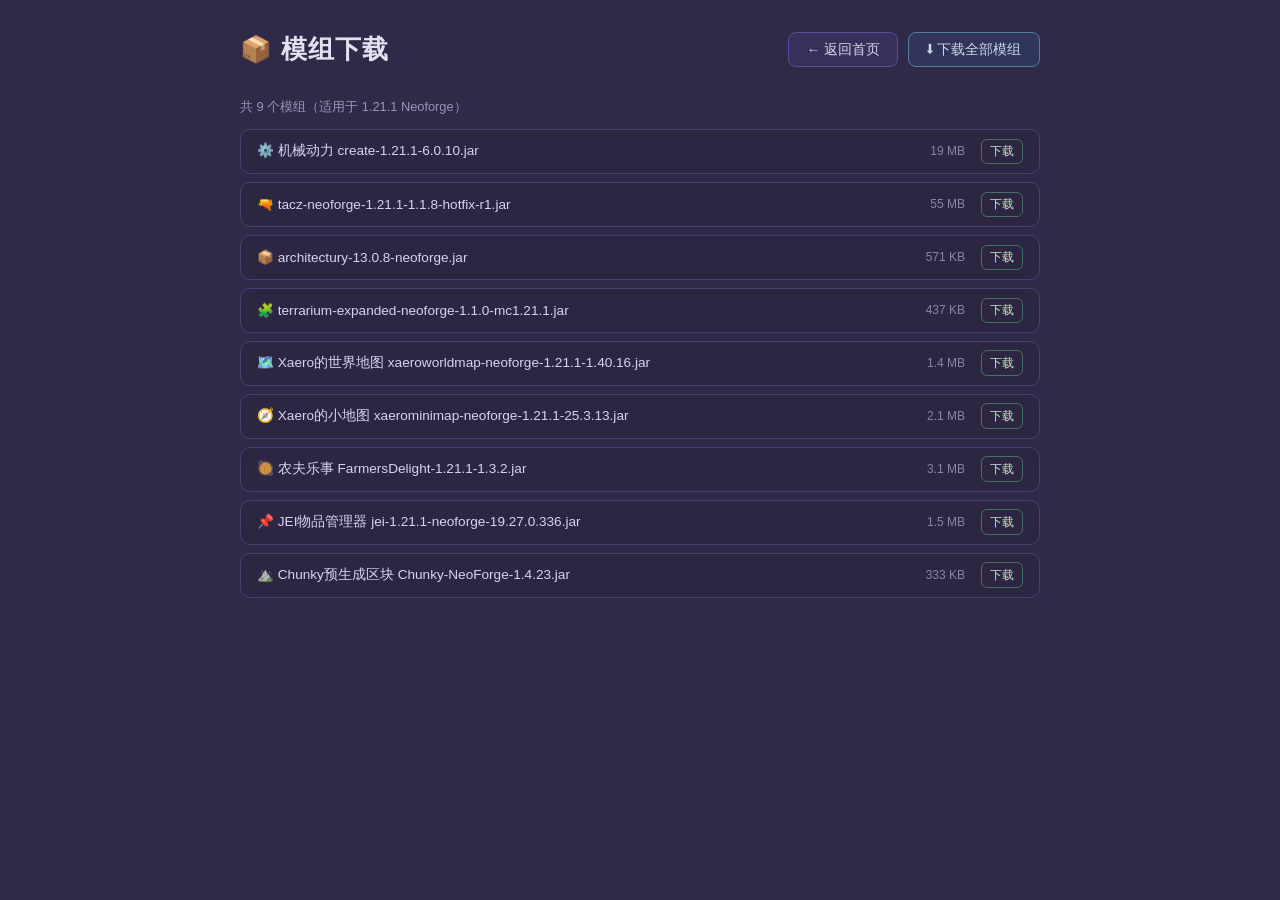
<file: mods/index.html>
<!DOCTYPE html>
<html lang="zh-CN">
<head>
<meta charset="utf-8">
<meta name="viewport" content="width=device-width, initial-scale=1.0">
<title>模组下载 - NewWorld</title>
<style>
*{margin:0;padding:0;box-sizing:border-box}
body{font-family:'Segoe UI','PingFang SC','Microsoft YaHei',sans-serif;background:#2f2a48;color:#e4e0f0;min-height:100vh;padding:2rem}
.container{max-width:800px;margin:0 auto}
.header{display:flex;align-items:center;justify-content:space-between;flex-wrap:wrap;gap:1rem;margin-bottom:2rem}
h1{font-size:1.6rem;color:#e4e0f0;letter-spacing:1px}
.actions{display:flex;gap:.6rem;flex-wrap:wrap}
.btn{display:inline-flex;align-items:center;gap:.4rem;padding:.45rem 1.1rem;border-radius:8px;font-size:.85rem;text-decoration:none;transition:.2s;font-weight:500}
.btn-back{background:rgba(65,55,110,.5);border:1px solid #585090;color:#d8d4ec}
.btn-back:hover{background:rgba(75,65,130,.6)}
.btn-all{background:rgba(55,65,110,.5);border:1px solid #5080a0;color:#c8d8e8}
.btn-all:hover{background:rgba(65,75,130,.6)}
.mod-list{display:flex;flex-direction:column;gap:.5rem}
.mod-item{display:flex;align-items:center;justify-content:space-between;background:rgba(42,36,64,.55);border:1px solid #484070;border-radius:10px;padding:.55rem 1rem;transition:.2s;gap:.5rem}
.mod-item:hover{border-color:#686098;background:rgba(48,40,72,.65)}
.mod-name{font-size:.85rem;color:#d8d4ec;word-break:break-all;flex:1}
.mod-size{font-size:.75rem;color:#8a84a8;white-space:nowrap;margin:0 .5rem}
.mod-dl{color:#c8e0c8;text-decoration:none;font-size:.78rem;white-space:nowrap;padding:.2rem .5rem;border:1px solid #487060;border-radius:6px}
.mod-dl:hover{background:rgba(60,160,100,.12)}
.count{font-size:.8rem;color:#9a94b8;margin-bottom:.8rem}
@media(max-width:480px){h1{font-size:1.3rem}.mod-item{flex-wrap:wrap}}
.uc{position:fixed;z-index:999;background:rgba(40,34,62,.96);border:1px solid #585090;border-radius:12px;padding:1.2rem;min-width:150px;text-align:center;backdrop-filter:blur(12px);box-shadow:0 8px 32px rgba(0,0,0,.4);opacity:0;visibility:hidden;transition:opacity .2s,visibility .2s;pointer-events:none}
.uc.s{opacity:1;visibility:visible}
.uc .p{width:80px;height:80px;border-radius:50%;margin:0 auto .6rem;display:flex;align-items:center;justify-content:center;font-size:1.8rem;color:#e4e0f0;overflow:hidden;background:rgba(75,65,130,.55)}
.uc .p img{width:100%;height:100%;object-fit:cover}
.uc .n{font-size:.9rem;color:#e0dcf0;font-weight:600}
.uc .r{font-size:.7rem;color:#8a84a8;margin-top:.15rem}
</style>
</head>
<body>
<div class="container">
  <div class="header">
    <h1>📦 模组下载</h1>
    <div class="actions">
      <a href="/" class="btn btn-back">← 返回首页</a>
      <a href="mods.zip" class="btn btn-all">⬇ 下载全部模组</a>
    </div>
  </div>

  <div class="count">共 9 个模组（适用于 1.21.1 Neoforge）</div>

  <div class="mod-list">
    <div class="mod-item">
      <span class="mod-name">⚙️ 机械动力 create-1.21.1-6.0.10.jar</span>
      <span class="mod-size">19 MB</span>
      <a href="%5B%E6%9C%BA%E6%A2%B0%E5%8A%A8%E5%8A%9B%5D%20create-1.21.1-6.0.10.jar" class="mod-dl">下载</a>
    </div>
    <div class="mod-item">
      <span class="mod-name">🔫 tacz-neoforge-1.21.1-1.1.8-hotfix-r1.jar</span>
      <span class="mod-size">55 MB</span>
      <a href="tacz-neoforge-1.21.1-1.1.8-hotfix-r1.jar" class="mod-dl">下载</a>
    </div>
    <div class="mod-item">
      <span class="mod-name">📦 architectury-13.0.8-neoforge.jar</span>
      <span class="mod-size">571 KB</span>
      <a href="architectury-13.0.8-neoforge.jar" class="mod-dl">下载</a>
    </div>
    <div class="mod-item">
      <span class="mod-name">🧩 terrarium-expanded-neoforge-1.1.0-mc1.21.1.jar</span>
      <span class="mod-size">437 KB</span>
      <a href="terrarium-expanded-neoforge-1.1.0-mc1.21.1.jar" class="mod-dl">下载</a>
    </div>
    <div class="mod-item">
      <span class="mod-name">🗺️ Xaero的世界地图 xaeroworldmap-neoforge-1.21.1-1.40.16.jar</span>
      <span class="mod-size">1.4 MB</span>
      <a href="%5BXaero%E7%9A%84%E4%B8%96%E7%95%8C%E5%9C%B0%E5%9B%BE%5D%20xaeroworldmap-neoforge-1.21.1-1.40.16.jar" class="mod-dl">下载</a>
    </div>
    <div class="mod-item">
      <span class="mod-name">🧭 Xaero的小地图 xaerominimap-neoforge-1.21.1-25.3.13.jar</span>
      <span class="mod-size">2.1 MB</span>
      <a href="%5BXaero%E7%9A%84%E5%B0%8F%E5%9C%B0%E5%9B%BE%5D%20xaerominimap-neoforge-1.21.1-25.3.13.jar" class="mod-dl">下载</a>
    </div>
    <div class="mod-item">
      <span class="mod-name">🥘 农夫乐事 FarmersDelight-1.21.1-1.3.2.jar</span>
      <span class="mod-size">3.1 MB</span>
      <a href="%5B%E5%86%9C%E5%A4%AB%E4%B9%90%E4%BA%8B%5D%20FarmersDelight-1.21.1-1.3.2.jar" class="mod-dl">下载</a>
    </div>
    <div class="mod-item">
      <span class="mod-name">📌 JEI物品管理器 jei-1.21.1-neoforge-19.27.0.336.jar</span>
      <span class="mod-size">1.5 MB</span>
      <a href="%5BJEI%E7%89%A9%E5%93%81%E7%AE%A1%E7%90%86%E5%99%A8%5D%20jei-1.21.1-neoforge-19.27.0.336.jar" class="mod-dl">下载</a>
    </div>
    <div class="mod-item">
      <span class="mod-name">⛰️ Chunky预生成区块 Chunky-NeoForge-1.4.23.jar</span>
      <span class="mod-size">333 KB</span>
      <a href="%5B%E9%A2%84%E7%94%9F%E6%88%90%E5%8C%BA%E5%9D%97%5D%20Chunky-NeoForge-1.4.23.jar" class="mod-dl">下载</a>
    </div>
  </div>
</div>
<script>(function(){var c,t;document.addEventListener('mouseover',function(e){var a=e.target.closest('[data-u]');if(!a||a.dataset.t)return;var u=a.dataset.u;a.dataset.t=setTimeout(function(){if(!c){c=document.createElement('div');c.className='uc';c.innerHTML='<div class="p"></div><div class="n"></div><div class="r"></div>';document.body.appendChild(c)}var r=a.getBoundingClientRect(),p=c.querySelector('.p'),n=c.querySelector('.n'),l=c.querySelector('.r');p.innerHTML='';var i=a.querySelector('img');if(i)p.appendChild(i.cloneNode());else p.textContent=u.charAt(0).toUpperCase();n.textContent=u;l.textContent=a.dataset.r||'用户';c.classList.add('s');var x=r.left+r.width/2-75,y=r.top-c.offsetHeight-10;if(y<10)y=r.bottom+10;c.style.left=Math.max(5,x)+'px';c.style.top=y+'px'},1000)}),document.addEventListener('mouseout',function(e){var a=e.target.closest('[data-u]');if(!a)return;if(a.dataset.t){clearTimeout(parseInt(a.dataset.t));delete a.dataset.t}if(c)c.classList.remove('s')})})();</script>
</body>
</html>
</file>
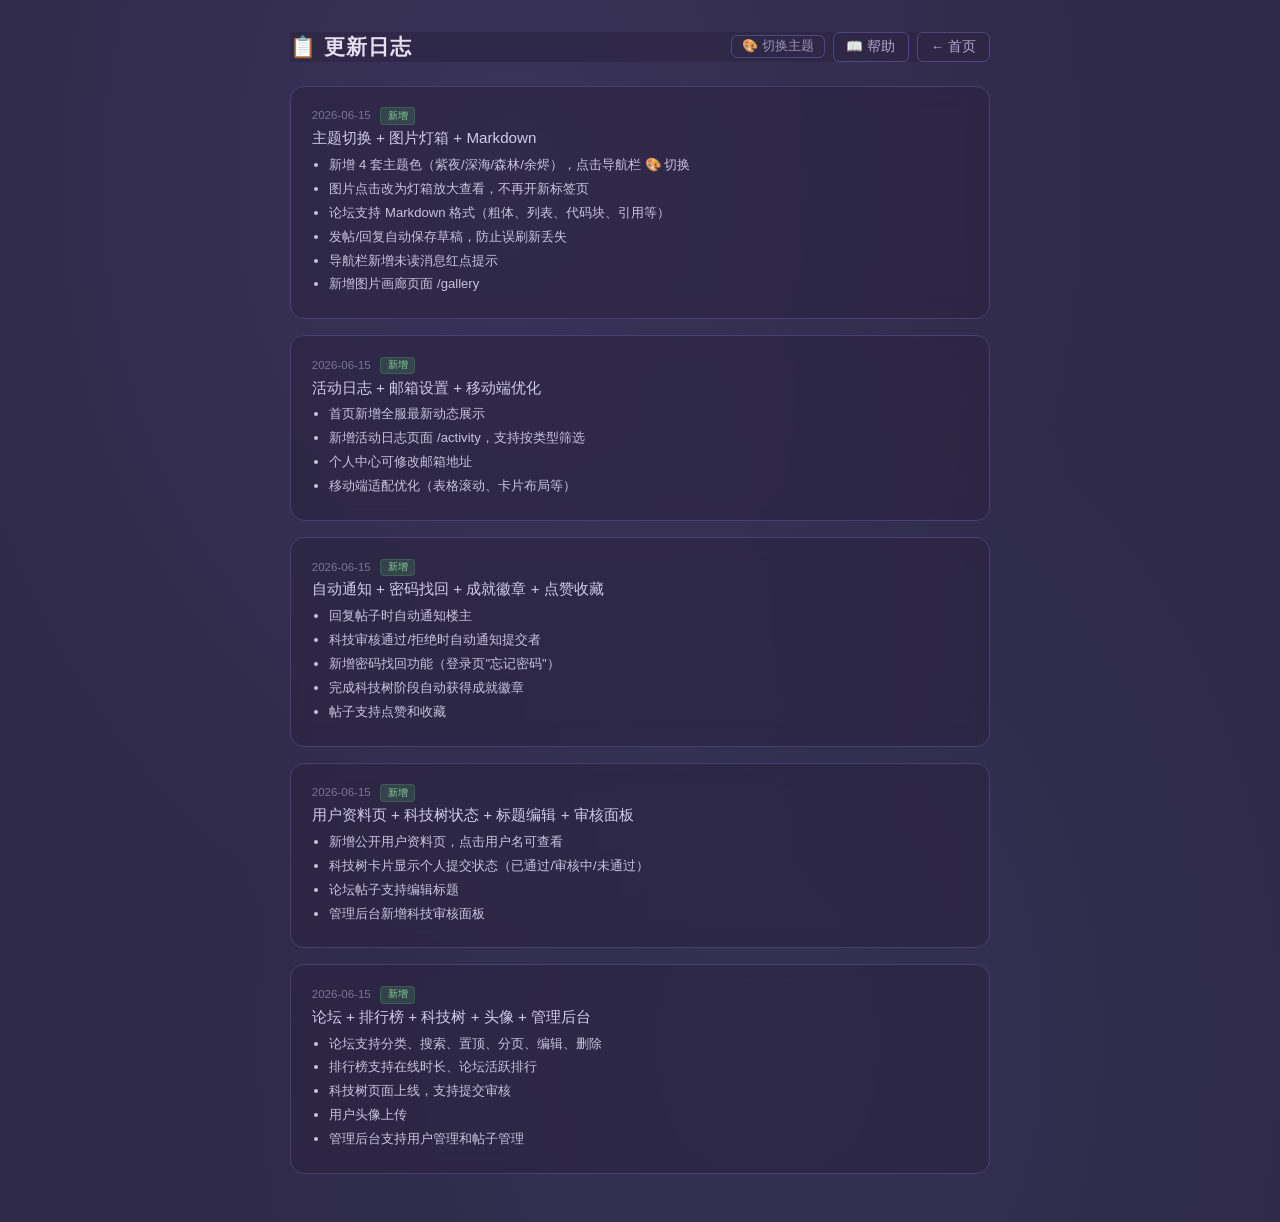
<file: changelog.html>
<!DOCTYPE html>
<html lang="zh-CN">
<head>
<meta charset="utf-8">
<meta name="viewport" content="width=device-width, initial-scale=1.0">
<title>更新日志 - NewWorld</title>
<link rel="stylesheet" href="/common.css">
<script src="/common.js"></script>
<style>
*{margin:0;padding:0;box-sizing:border-box}
body{font-family:'Segoe UI','PingFang SC','Microsoft YaHei',sans-serif;background:#2f2a48;color:#e4e0f0;min-height:100vh;background-image:radial-gradient(ellipse at 40% 15%,rgba(120,100,200,.12) 0%,transparent 55%),radial-gradient(ellipse at 60% 85%,rgba(90,110,190,.08) 0%,transparent 50%);padding:2rem}
.container{max-width:700px;margin:0 auto}
.top-bar{display:flex;justify-content:space-between;align-items:center;flex-wrap:wrap;gap:.5rem;margin-bottom:1.5rem}
.top-bar h1{font-size:1.3rem;color:#e4e0f0;letter-spacing:1px}
.top-bar a{color:#b0a8d0;text-decoration:none;font-size:.85rem;padding:.3rem .8rem;border:1px solid #4e4880;border-radius:6px;transition:.2s}
.top-bar a:hover{background:rgba(90,70,160,.15)}
.entry{background:rgba(42,36,64,.6);border:1px solid #484070;border-radius:14px;padding:1.3rem;backdrop-filter:blur(10px);margin-bottom:1rem}
.entry .date{font-size:.72rem;color:#7a7498;margin-bottom:.2rem}
.entry .date .tag{display:inline-block;font-size:.6rem;padding:.08rem .4rem;border-radius:4px;margin-left:.4rem;vertical-align:middle}
.entry .tag-new{background:rgba(80,180,100,.2);color:#80d090;border:1px solid rgba(80,180,100,.25)}
.entry .tag-fix{background:rgba(180,150,50,.2);color:#d0b848;border:1px solid rgba(180,150,50,.25)}
.entry .tag-change{background:rgba(60,130,180,.2);color:#70b8d0;border:1px solid rgba(60,130,180,.25)}
.entry h3{font-size:.95rem;color:#d0cce8;font-weight:500;margin-bottom:.3rem}
.entry ul{padding-left:1.1rem}
.entry li{font-size:.82rem;color:#c8c4dc;line-height:1.7;margin-bottom:.1rem}
</style>
</head>
<body>
<div class="container">
  <div class="top-bar">
    <h1>📋 更新日志</h1>
    <div style="display:flex;gap:.5rem;align-items:center">
      <span class="theme-switcher-wrap"></span>
      <a href="/wiki">📖 帮助</a>
      <a href="/">← 首页</a>
    </div>
  </div>

  <div class="entry">
    <div class="date">2026-06-15 <span class="tag tag-new">新增</span></div>
    <h3>主题切换 + 图片灯箱 + Markdown</h3>
    <ul>
      <li>新增 4 套主题色（紫夜/深海/森林/余烬），点击导航栏 🎨 切换</li>
      <li>图片点击改为灯箱放大查看，不再开新标签页</li>
      <li>论坛支持 Markdown 格式（粗体、列表、代码块、引用等）</li>
      <li>发帖/回复自动保存草稿，防止误刷新丢失</li>
      <li>导航栏新增未读消息红点提示</li>
      <li>新增图片画廊页面 /gallery</li>
    </ul>
  </div>

  <div class="entry">
    <div class="date">2026-06-15 <span class="tag tag-new">新增</span></div>
    <h3>活动日志 + 邮箱设置 + 移动端优化</h3>
    <ul>
      <li>首页新增全服最新动态展示</li>
      <li>新增活动日志页面 /activity，支持按类型筛选</li>
      <li>个人中心可修改邮箱地址</li>
      <li>移动端适配优化（表格滚动、卡片布局等）</li>
    </ul>
  </div>

  <div class="entry">
    <div class="date">2026-06-15 <span class="tag tag-new">新增</span></div>
    <h3>自动通知 + 密码找回 + 成就徽章 + 点赞收藏</h3>
    <ul>
      <li>回复帖子时自动通知楼主</li>
      <li>科技审核通过/拒绝时自动通知提交者</li>
      <li>新增密码找回功能（登录页"忘记密码"）</li>
      <li>完成科技树阶段自动获得成就徽章</li>
      <li>帖子支持点赞和收藏</li>
    </ul>
  </div>

  <div class="entry">
    <div class="date">2026-06-15 <span class="tag tag-new">新增</span></div>
    <h3>用户资料页 + 科技树状态 + 标题编辑 + 审核面板</h3>
    <ul>
      <li>新增公开用户资料页，点击用户名可查看</li>
      <li>科技树卡片显示个人提交状态（已通过/审核中/未通过）</li>
      <li>论坛帖子支持编辑标题</li>
      <li>管理后台新增科技审核面板</li>
    </ul>
  </div>

  <div class="entry">
    <div class="date">2026-06-15 <span class="tag tag-new">新增</span></div>
    <h3>论坛 + 排行榜 + 科技树 + 头像 + 管理后台</h3>
    <ul>
      <li>论坛支持分类、搜索、置顶、分页、编辑、删除</li>
      <li>排行榜支持在线时长、论坛活跃排行</li>
      <li>科技树页面上线，支持提交审核</li>
      <li>用户头像上传</li>
      <li>管理后台支持用户管理和帖子管理</li>
    </ul>
  </div>

  <button class="back-top" id="backTop">↑</button>
</div>
<script>
initTheme(); initBackTop();
</script>
</body>
</html>
</file>
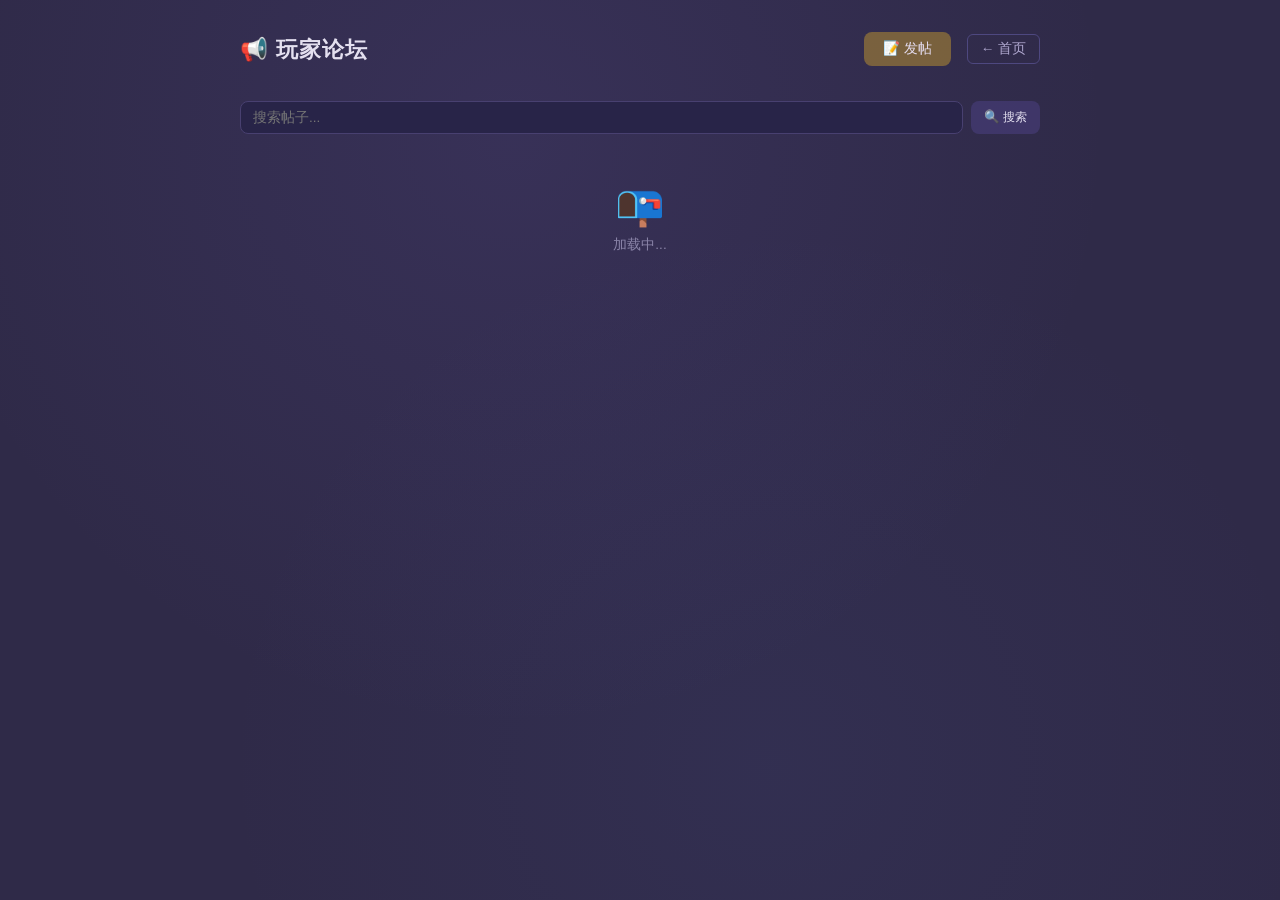
<file: forum.html>
<!DOCTYPE html>
<html lang="zh-CN">
<head>
<meta charset="utf-8">
<meta name="viewport" content="width=device-width, initial-scale=1.0">
<title>玩家论坛 - NewWorld</title>
<link rel="stylesheet" href="/common.css">
<style>
*{margin:0;padding:0;box-sizing:border-box}
body{font-family:'Segoe UI','PingFang SC','Microsoft YaHei',sans-serif;background:#2f2a48;color:#e4e0f0;min-height:100vh;background-image:radial-gradient(ellipse at 40% 15%,rgba(120,100,200,.12) 0%,transparent 55%),radial-gradient(ellipse at 60% 85%,rgba(90,110,190,.08) 0%,transparent 50%);padding:2rem}
.container{max-width:800px;margin:0 auto}
.top-bar{display:flex;justify-content:space-between;align-items:center;flex-wrap:wrap;gap:.5rem;margin-bottom:1.2rem}
.top-bar h1{font-size:1.4rem;color:#e4e0f0;letter-spacing:1px}
.top-bar a{color:#b0a8d0;text-decoration:none;font-size:.85rem;padding:.3rem .8rem;border:1px solid #4e4880;border-radius:6px;transition:.2s}
.top-bar a:hover{background:rgba(90,70,160,.15)}
.btn{display:inline-flex;align-items:center;gap:.4rem;padding:.5rem 1.2rem;border-radius:8px;font-size:.85rem;cursor:pointer;border:none;font-weight:500;text-decoration:none;transition:.2s}
.btn-gold{background:rgba(180,140,50,.55);color:#e4dcf0}
.btn-gold:hover{background:rgba(190,150,60,.65)}
.btn-primary{background:rgba(75,65,130,.55);color:#e4e0f0}
.btn-primary:hover{background:rgba(85,75,150,.65)}
.btn-ghost{background:transparent;border:1px solid #4e4880;color:#b0a8d0}
.btn-ghost:hover{background:rgba(90,70,160,.15)}
.btn-sm{padding:.3rem .8rem;font-size:.78rem}
.btn-danger{background:rgba(130,50,50,.5);color:#e0d0d0}
.btn-danger:hover{background:rgba(150,60,60,.6)}
.btn-success{background:rgba(50,110,60,.5);color:#d0e0d0}
.btn-success:hover{background:rgba(60,130,70,.6)}
.search-bar{display:flex;gap:.5rem;margin-bottom:1rem}
.search-bar input{flex:1;padding:.5rem .75rem;border:1px solid #484070;border-radius:8px;background:#282448;color:#e0dcf0;font-size:.85rem;outline:none}
.search-bar input:focus{border-color:#6a6298}
.cat-tabs{display:flex;gap:.4rem;margin-bottom:1rem;flex-wrap:wrap}
.cat-tab{padding:.35rem 1rem;border-radius:999px;font-size:.78rem;cursor:pointer;border:1px solid #484070;background:transparent;color:#b0a8d0;transition:.2s}
.cat-tab:hover{border-color:#6a6298;background:rgba(90,70,160,.15)}
.cat-tab.active{background:rgba(75,65,130,.55);color:#e4e0f0;border-color:#686098}
.post-item{background:rgba(42,36,64,.6);border:1px solid #484070;border-radius:12px;padding:1.1rem 1.3rem;margin-bottom:.7rem;cursor:pointer;transition:.25s;display:flex;align-items:center;gap:1rem}
.post-item:hover{border-color:#686098;transform:translateY(-2px);box-shadow:0 4px 16px rgba(60,45,120,.2)}
.post-item.pinned{border-color:#8a7a40;background:rgba(60,48,28,.5)}
.post-item.pinned:hover{border-color:#9a8a50;box-shadow:0 4px 16px rgba(180,150,40,.15)}
.post-avatar{width:50px;height:50px;border-radius:50%;background:rgba(75,65,130,.55);display:flex;align-items:center;justify-content:center;font-size:1.2rem;font-weight:600;color:#e4e0f0;flex-shrink:0}
.post-body{flex:1;min-width:0}
.post-title{font-size:.95rem;color:#e0dcf0;font-weight:500;margin-bottom:.2rem}
.post-title .pin-badge{display:inline-block;font-size:.6rem;background:rgba(180,140,50,.6);color:#e4dcf0;border-radius:4px;padding:.08rem .35rem;margin-right:.35rem;font-weight:600;vertical-align:middle}
.post-footer{display:flex;align-items:center;gap:.7rem;margin-top:.25rem;font-size:.72rem;color:#8a84a8}
.post-footer .author{color:#c8e0c8}
.post-footer .cat-badge{display:inline-block;font-size:.6rem;background:rgba(55,48,90,.5);border:1px solid #585090;border-radius:4px;padding:.05rem .35rem;color:#b0a8d0}
.reply-icon{color:#80a0c8}
.overlay{display:none;position:fixed;inset:0;background:rgba(0,0,0,.45);z-index:100;padding:1rem;overflow-y:auto}
.overlay.show{display:block}
.overlay-content{max-width:700px;margin:1rem auto;background:#2f2a48;border:1px solid #484070;border-radius:14px;padding:1.8rem;box-shadow:0 6px 32px rgba(0,0,0,.35)}
.overlay-header{display:flex;justify-content:space-between;align-items:flex-start;gap:1rem;margin-bottom:1.2rem}
.overlay-header .close{font-size:1.4rem;cursor:pointer;color:#7a7498;background:none;border:none;padding:0;line-height:1}
.overlay-header .close:hover{color:#b0a8d0}
.detail-title{font-size:1.2rem;color:#d8d0e8;font-weight:600;line-height:1.4}
.detail-title .pin-badge{display:inline-block;font-size:.65rem;background:rgba(180,140,50,.6);color:#e4dcf0;border-radius:4px;padding:.12rem .45rem;margin-right:.4rem;font-weight:600;vertical-align:middle}
.detail-meta{display:flex;align-items:center;gap:.7rem;flex-wrap:wrap;margin-top:.4rem;font-size:.78rem;color:#8a84a8}
.detail-meta .author{color:#c8e0c8;font-weight:500}
.detail-actions{display:flex;gap:.4rem;margin-top:.4rem;flex-wrap:wrap}
.detail-body{background:rgba(35,28,58,.45);border:1px solid #3e3860;border-radius:10px;padding:1.1rem;font-size:.85rem;color:#d0cce4;line-height:1.7;white-space:pre-wrap;margin-bottom:.8rem}
.detail-body textarea{width:100%;min-height:120px;padding:.55rem;border:1px solid #484070;border-radius:8px;background:#282448;color:#e0dcf0;font-size:.85rem;outline:none;resize:vertical}
.detail-body textarea:focus{border-color:#6a6298}
.edit-actions{display:flex;gap:.5rem;margin-top:.5rem}
.reply-section{border-top:1px solid #3e3860;padding-top:1rem}
.reply-section h4{font-size:.85rem;color:#9a94b8;margin-bottom:.8rem;display:flex;align-items:center;gap:.5rem}
.reply-card{background:rgba(35,28,58,.35);border:1px solid #3e3860;border-radius:10px;padding:.9rem;margin-bottom:.6rem}
.reply-card .head{display:flex;align-items:center;gap:.5rem;margin-bottom:.35rem}
.reply-card .head .avatar{width:36px;height:36px;border-radius:50%;background:rgba(70,55,120,.5);display:flex;align-items:center;justify-content:center;font-size:.9rem;font-weight:600;color:#e4e0f0}
.reply-card .head .name{font-size:.8rem;color:#c8e0c8;font-weight:500}
.reply-card .head .time{font-size:.68rem;color:#7a7498}
.reply-card .text{font-size:.8rem;color:#c8c4dc;line-height:1.6;margin-left:2rem}
.reply-card .reply-actions{display:flex;gap:.4rem;margin-top:.25rem;margin-left:2rem}
.reply-card textarea{width:100%;min-height:60px;padding:.45rem;border:1px solid #484070;border-radius:8px;background:#282448;color:#e0dcf0;font-size:.85rem;outline:none;resize:vertical}
.reply-card textarea:focus{border-color:#6a6298}
.reply-form{margin-top:.8rem;padding:.9rem;background:rgba(30,24,48,.45);border:1px solid #3e3860;border-radius:10px}
.reply-form textarea{width:100%;padding:.55rem;border:1px solid #484070;border-radius:8px;background:#282448;color:#e0dcf0;font-size:.85rem;outline:none;min-height:70px;resize:vertical}
.reply-form textarea:focus{border-color:#6a6298}
.reply-form .row{display:flex;justify-content:space-between;align-items:center;margin-top:.5rem}
.reply-form .hint{font-size:.72rem;color:#7a7498}
.newpost-form input,.newpost-form textarea,.newpost-form select{width:100%;padding:.55rem .75rem;margin-bottom:.6rem;border:1px solid #484070;border-radius:8px;background:#282448;color:#e0dcf0;font-size:.85rem;outline:none}
.newpost-form input:focus,.newpost-form textarea:focus,.newpost-form select:focus{border-color:#6a6298}
.newpost-form textarea{min-height:150px;resize:vertical}
.newpost-form select{cursor:pointer}
.error{color:#d07a7a;font-size:.78rem;margin-bottom:.5rem;display:none;text-align:center}
.upload-btn{display:inline-flex;align-items:center;gap:.3rem;padding:.3rem .7rem;border-radius:6px;font-size:.78rem;cursor:pointer;border:1px solid #484070;background:transparent;color:#b0a8d0;transition:.2s}
.upload-btn:hover{background:rgba(90,70,160,.15)}
.upload-btn input{display:none}
.img-preview{max-width:100%;max-height:200px;border-radius:8px;margin:.3rem 0;cursor:pointer}
.post-content img{max-width:100%;border-radius:8px;margin:.3rem 0;cursor:pointer}
.empty{text-align:center;color:#8a84a8;padding:2rem 1rem;font-size:.85rem}
.empty .icon{font-size:2.5rem;display:block;margin-bottom:.4rem}
.pagination{display:flex;justify-content:center;align-items:center;gap:.5rem;margin-top:1rem;flex-wrap:wrap}
.page-btn{padding:.35rem .75rem;border-radius:8px;font-size:.78rem;cursor:pointer;border:1px solid #484070;background:transparent;color:#b0a8d0;transition:.2s}
.page-btn:hover{border-color:#6a6298;background:rgba(90,70,160,.15)}
.page-btn.active{background:rgba(75,65,130,.55);color:#e4e0f0;border-color:#686098}
.page-btn:disabled{opacity:.4;cursor:default}
.page-info{font-size:.78rem;color:#8a84a8}
.action-link{cursor:pointer;color:#80a0c8;font-size:.78rem;text-decoration:underline}
.action-link:hover{color:#a0c0e0}
.action-link.danger{color:#d07a7a}
@media(max-width:480px){body{padding:1rem}.post-item{padding:.8rem}.overlay-content{padding:1rem}.cat-tabs{gap:.3rem}.cat-tab{padding:.3rem .7rem;font-size:.75rem}.post-avatar{width:36px;height:36px;font-size:.9rem}}
.uc{position:fixed;z-index:999;background:rgba(40,34,62,.96);border:1px solid #585090;border-radius:12px;padding:1.2rem;min-width:150px;text-align:center;backdrop-filter:blur(12px);box-shadow:0 8px 32px rgba(0,0,0,.4);opacity:0;visibility:hidden;transition:opacity .2s,visibility .2s;pointer-events:none}
.uc.s{opacity:1;visibility:visible}
.uc .p{width:80px;height:80px;border-radius:50%;margin:0 auto .6rem;display:flex;align-items:center;justify-content:center;font-size:1.8rem;color:#e4e0f0;overflow:hidden;background:rgba(75,65,130,.55)}
.uc .p img{width:100%;height:100%;object-fit:cover}
.uc .n{font-size:.9rem;color:#e0dcf0;font-weight:600}
.uc .r{font-size:.7rem;color:#8a84a8;margin-top:.15rem}
</style>
<script src="/common.js"></script>
</head>
<body>
<div class="container">
  <div class="top-bar">
    <h1>📢 玩家论坛</h1>
    <div style="display:flex;gap:.5rem;flex-wrap:wrap;align-items:center">
      <span id="forumUser" style="font-size:.8rem;color:#c8e0c8"></span><span class="unread-badge" style="display:none;background:#d04040;color:#fff;border-radius:999px;padding:1px 6px;font-size:.65rem;font-weight:600;vertical-align:super;margin-left:2px">0</span>
      <button class="btn btn-gold" onclick="showNewPost()">📝 发帖</button>
      <a id="adminLink" href="/admin" style="display:none;background:rgba(120,50,50,.4);border-color:#6a4a4a;color:#d8c8c8;font-weight:500;padding:.3rem .8rem;border-radius:6px">⚙️ 管理</a>
      <span class="theme-switcher-wrap"></span>
      <a href="/">← 首页</a>
    </div>
  </div>

  <div class="cat-tabs" id="catTabs"></div>

  <div class="search-bar">
    <input id="searchInput" placeholder="搜索帖子..." onkeydown="if(event.key==='Enter') searchPosts()">
    <button class="btn btn-primary btn-sm" onclick="searchPosts()">🔍 搜索</button>
  </div>

  <div id="postList"><div class="empty"><span class="icon">📭</span>加载中...</div></div>

  <div class="pagination" id="pagination"></div>
  <button class="back-top" id="backTop">↑</button>
</div>

<div class="overlay" id="postOverlay">
  <div class="overlay-content" id="postDetail"></div>
</div>

<div class="overlay" id="newPostOverlay">
  <div class="overlay-content" style="max-width:500px">
    <div class="overlay-header"><h3 style="color:#c0b8d8;font-weight:400;letter-spacing:1px">📝 发布新帖</h3><button class="close" onclick="closeNewPost()">✕</button></div>
      <div class="newpost-form">
        <div class="error" id="postError"></div>
        <select id="postCategory">
          <option value="综合讨论">综合讨论</option>
          <option value="问题反馈">问题反馈</option>
          <option value="创意分享">创意分享</option>
          <option value="公告">公告</option>
        </select>
        <input id="postTitle" placeholder="标题">
        <textarea id="postContent" placeholder="写下你想分享的内容..."></textarea>
        <div style="display:flex;gap:.5rem;align-items:center;margin-bottom:.5rem">
          <label class="upload-btn">📷 上传图片<input type="file" accept="image/*" onchange="uploadImage(this.files[0],'postContent')"></label>
          <span id="postUploadStatus" style="font-size:.75rem;color:#888"></span>
        </div>
        <div id="postPreview" style="display:none;background:rgba(35,28,58,.35);border:1px solid #3e3860;border-radius:10px;padding:.8rem;margin-bottom:.5rem;font-size:.85rem;color:#d0cce4;line-height:1.7;white-space:pre-wrap"></div>
        <div style="margin-bottom:.5rem">
          <label style="font-size:.72rem;color:#7a7498;cursor:pointer"><input type="checkbox" id="pollToggle" onchange="togglePoll()"> 添加投票</label>
          <div id="pollForm" style="display:none;margin-top:.4rem;padding:.5rem;background:rgba(30,24,48,.35);border-radius:8px">
            <input id="pollQuestion" placeholder="投票问题" style="width:100%;padding:.4rem .6rem;border:1px solid #484070;border-radius:6px;background:#282448;color:#e0dcf0;font-size:.8rem;outline:none;margin-bottom:.3rem">
            <div id="pollOptions"><input placeholder="选项 1" class="poll-opt" style="width:100%;padding:.35rem .6rem;border:1px solid #484070;border-radius:6px;background:#282448;color:#e0dcf0;font-size:.78rem;outline:none;margin-bottom:.2rem"></div>
            <a onclick="addPollOption()" style="color:#6ab8ff;font-size:.72rem;cursor:pointer">+ 添加选项</a>
          </div>
        </div>
        <div style="display:flex;gap:.5rem">
          <button class="btn btn-primary" onclick="submitPost()" style="flex:1">发布</button>
          <button class="btn btn-ghost" onclick="previewPost()" style="flex:0">👁️ 预览</button>
          <button class="btn btn-ghost" onclick="closeNewPost()">取消</button>
        </div>
      </div>
  </div>
</div>

<script>
let token = localStorage.getItem('token') || '';
let currentUser = null;
let currentCategory = '';
let currentSearch = '';
let currentPage = 1;
let currentViewingPostId = null;
let isEditing = false;
let editingReplies = new Set();

async function checkAuth() {
  if (!token) return;
  try {
    const r = await fetch('/api/me', {headers:{'Authorization':'Bearer ' + token}});
    const d = await r.json();
    if (d.ok && d.user) {
      currentUser = d.user;
      document.getElementById('forumUser').innerHTML = '<span data-u="' + d.user.username + '" data-r="' + (d.user.role || '用户') + '" style="cursor:pointer">' + (d.user.avatar ? '<img src="' + d.user.avatar + '" style="width:22px;height:22px;border-radius:50%;vertical-align:middle;margin-right:4px;object-fit:cover">' : '👤 ') + '</span>' + d.user.username;
      if (d.user.role === '腐竹') document.getElementById('adminLink').style.display = 'inline';
    } else { token = ''; localStorage.removeItem('token'); }
  } catch(e) {}
}

function renderCatTabs() {
  const cats = ['全部', '综合讨论', '问题反馈', '创意分享', '公告'];
  const container = document.getElementById('catTabs');
  container.innerHTML = cats.map(c =>
    '<button class="cat-tab' + (c === (currentCategory || '全部') ? ' active' : '') + '" onclick="switchCategory(\'' + c + '\')">' + c + '</button>'
  ).join('');
}

function switchCategory(cat) {
  currentCategory = cat === '全部' ? '' : cat;
  currentPage = 1;
  renderCatTabs();
  loadPosts();
}

function searchPosts() {
  currentSearch = document.getElementById('searchInput').value.trim();
  currentPage = 1;
  loadPosts();
}

async function loadPosts() {
  try {
    let url = '/api/forum/posts?page=' + currentPage + '&limit=20';
    if (currentCategory) url += '&category=' + encodeURIComponent(currentCategory);
    if (currentSearch) url += '&q=' + encodeURIComponent(currentSearch);
    const r = await fetch(url);
    const d = await r.json();
    const list = document.getElementById('postList');
    const pagination = document.getElementById('pagination');

    if (!d.ok || !d.posts || d.posts.length === 0) {
      list.innerHTML = '<div class="empty"><span class="icon">📭</span>' + (currentSearch ? '没有找到匹配的帖子' : '暂无帖子') +
        '<br><span style="font-size:.8rem;color:#888;margin-top:.5rem;display:block">' + (currentSearch ? '换一个关键词试试？' : '快来发第一帖吧！') + '</span></div>';
      pagination.innerHTML = '';
      return;
    }

    list.innerHTML = d.posts.map(p =>
      '<div class="post-item' + (p.is_pinned ? ' pinned' : '') + '" onclick="viewPost(' + p.id + ')">' +
        '<div class="post-avatar"' + (p.author_avatar ? ' style="background:none;overflow:hidden"' : '') + ' data-u="' + p.author_name + '" data-r="' + (p.author_role || '用户') + '">' + (p.author_avatar ? '<img src="' + p.author_avatar + '" style="width:100%;height:100%;object-fit:cover;border-radius:50%">' : p.author_name.charAt(0).toUpperCase()) + '</div>' +
        '<div class="post-body">' +
          '<div class="post-title">' + (p.is_pinned ? '<span class="pin-badge">📌 置顶</span>' : '') + p.title + '</div>' +
          '<div class="post-footer">' +
            '<span class="author">' + p.author_name + '</span>' +
            '<span class="cat-badge">' + p.category + '</span>' +
            '<span style="color:#8a6a6a;font-size:.7rem">❤️ ' + (p.like_count || 0) + '</span>' +
            '<span class="reply-icon">💬</span>' + p.reply_count + ' 回复' +
          '</div>' +
        '</div>' +
      '</div>'
    ).join('');

    renderPagination(d.total, d.page, d.limit);
  } catch(e) {
    document.getElementById('postList').innerHTML = '<div class="empty"><span class="icon">⚠️</span>加载失败</div>';
  }
}

function renderPagination(total, page, limit) {
  const el = document.getElementById('pagination');
  const totalPages = Math.ceil(total / limit);
  if (totalPages <= 1) { el.innerHTML = ''; return; }

  let html = '<button class="page-btn" onclick="goPage(' + (page - 1) + ')"' + (page <= 1 ? ' disabled' : '') + '>‹ 上一页</button>';
  html += '<span class="page-info">' + page + ' / ' + totalPages + '</span>';
  html += '<button class="page-btn" onclick="goPage(' + (page + 1) + ')"' + (page >= totalPages ? ' disabled' : '') + '>下一页 ›</button>';
  el.innerHTML = html;
}

function goPage(p) {
  currentPage = p;
  loadPosts();
  document.getElementById('postList').scrollIntoView({behavior:'smooth'});
}

async function viewPost(id) {
  currentViewingPostId = id;
  try {
    const r = await fetch('/api/forum/posts/' + id);
    const d = await r.json();
    if (!d.ok || !d.post) return;
    const p = d.post;
    const isAuthor = currentUser && (currentUser.username === p.author_name);
    const isAdmin = currentUser && currentUser.role === '腐竹';
    const canMod = isAuthor || isAdmin;

    document.getElementById('postOverlay').classList.add('show');
    const detail = document.getElementById('postDetail');

    const actionsHtml = '<div class="detail-actions">' +
      (isAdmin ? '<span class="action-link" onclick="togglePin(' + p.id + ')">' + (p.is_pinned ? '📌 取消置顶' : '📌 置顶') + '</span>' : '') +
      (canMod ? '<span class="action-link" id="editActionBtn" onclick="editPost(' + p.id + ')">✏️ 编辑</span>' : '') +
      (canMod ? '<span class="action-link danger" onclick="deletePost(' + p.id + ')">🗑️ 删除</span>' : '') +
      (token ? '<span class="action-link" id="likeBtn" onclick="toggleLike(' + p.id + ')">' + (p.is_liked ? '❤️' : '🤍') + ' <span id="likeCount">' + (p.like_count || 0) + '</span></span>' : '') +
      (token ? '<span class="action-link" id="bookmarkBtn" onclick="toggleBookmark(' + p.id + ')">' + (p.is_bookmarked ? '🔖' : '🏷️') + ' 收藏</span>' : '') +
    '</div>';

    const authorAvatarHtml = (p.author_avatar ? '<img src="' + p.author_avatar + '" style="width:28px;height:28px;border-radius:50%;vertical-align:middle;margin-right:4px;object-fit:cover">' : '<span style="display:inline-block;width:28px;height:28px;border-radius:50%;background:rgba(75,65,130,.55);vertical-align:middle;text-align:center;line-height:28px;font-weight:600;font-size:.8rem;margin-right:4px;color:#e4e0f0">' + p.author_name.charAt(0).toUpperCase() + '</span>');
    detail.innerHTML =
      '<div class="overlay-header">' +
        '<div>' +
          '<div class="detail-title">' + (p.is_pinned ? '<span class="pin-badge">📌 置顶</span>' : '') + p.title + '</div>' +
          '<div class="detail-meta">' +
            '<span class="cat-badge" style="display:inline-block;font-size:.65rem;background:rgba(55,48,90,.5);border:1px solid #585090;border-radius:4px;padding:.08rem .35rem;color:#b0a8d0">' + p.category + '</span>' +
            '由 <span data-u="' + p.author_name + '" data-r="' + (p.author_role || '用户') + '" style="cursor:pointer">' + authorAvatarHtml + '</span><span class="author" data-u="' + p.author_name + '" data-r="' + (p.author_role || '用户') + '" style="cursor:pointer">' + p.author_name + '</span> 发布  ·  ' + p.created_at +
            (p.updated_at ? '  ·  <span style="color:#888">编辑于 ' + p.updated_at + '</span>' : '') +
          '</div>' +
          actionsHtml +
        '</div>' +
        '<button class="close" onclick="closePost()">✕</button>' +
      '</div>' +
      '<div class="detail-body" id="postContentDisplay">' + renderContent(p.content) + '</div>' +
      (p.poll ? renderPoll(p.poll, p.id) : '') +
      '<div class="reply-section">' +
        '<h4>💬 回复 <span style="color:#666;font-weight:400">(' + p.reply_count + ')</span></h4>' +
        '<div id="replyList">' +
        (p.replies && p.replies.length > 0
          ? p.replies.map(r => renderReply(r, currentUser)).join('')
          : '<div style="text-align:center;color:#666;font-size:.85rem;padding:.5rem">暂无回复</div>') +
        '</div>' +
        (token
          ? '<div class="reply-form"><textarea id="replyContent" placeholder="写下你的回复..." oninput="saveReplyDraft(' + p.id + ')">' + esc(localStorage.getItem('nw-reply-draft-' + p.id) || '') + '</textarea><div class="row"><span class="hint">文明交流，友善发言</span><div><label class="upload-btn" style="margin-right:.5rem">📷 图<input type="file" accept="image/*" onchange="uploadImage(this.files[0],\'replyContent\')"></label><button class="btn btn-primary btn-sm" onclick="submitReply(' + p.id + ')">发送回复</button></div></div></div>'
          : '<div style="text-align:center;color:#8a84a8;font-size:.75rem;margin-top:.8rem;padding:.7rem;border:1px dashed #3e3860;border-radius:8px">🔒 请登录后参与讨论</div>') +
      '</div>';
  } catch(e) {}
}

function renderReply(r, user) {
  const isAuthor = user && (user.username === r.author_name);
  const isAdmin = user && user.role === '腐竹';
  const canMod = isAuthor || isAdmin;
  const rAvatar = r.author_avatar ? '<img src="' + r.author_avatar + '" style="width:100%;height:100%;object-fit:cover;border-radius:50%">' : r.author_name.charAt(0).toUpperCase();
  return '<div class="reply-card" id="reply-' + r.id + '">' +
    '<div class="head">' +
      '<div class="avatar"' + (r.author_avatar ? ' style="background:none;overflow:hidden"' : '') + ' data-u="' + r.author_name + '" data-r="' + (r.author_role || '用户') + '">' + rAvatar + '</div>' +
      '<span class="name" data-u="' + r.author_name + '" data-r="' + (r.author_role || '用户') + '" style="cursor:pointer">' + r.author_name + '</span>' +
      '<span class="time">' + r.created_at + '</span>' +
      (r.updated_at ? '<span style="font-size:.65rem;color:#555">(已编辑)</span>' : '') +
    '</div>' +
    '<div class="text" id="replyText-' + r.id + '">' + renderContent(r.content) + '</div>' +
    (canMod ? '<div class="reply-actions"><span class="action-link" onclick="editReply(' + r.id + ')">✏️ 编辑</span></div>' : '') +
  '</div>';
}

function renderPoll(poll, postId) {
  const total = poll.total_votes || 1;
  let html = '<div style="background:rgba(34,28,56,.4);border:1px solid #3e3860;border-radius:10px;padding:.8rem;margin-bottom:.8rem">' +
    '<div style="font-size:.85rem;color:#c0b8d8;font-weight:500;margin-bottom:.4rem">📊 ' + poll.question + '</div>';
  poll.options.forEach(o => {
    const pct = Math.round(o.votes / total * 100);
    const selected = o.voted ? ' style="border-color:#6ab8ff;background:rgba(106,184,255,.08)"' : '';
    html += '<div' + selected + ' class="poll-option" data-pid="' + postId + '" data-oid="' + o.id + '" onclick="votePoll(' + postId + ',' + o.id + ')" style="cursor:' + (token ? 'pointer' : 'default') + ';padding:.35rem .5rem;border:1px solid #3e3860;border-radius:6px;margin-bottom:.25rem;transition:.1s">' +
      '<div style="display:flex;justify-content:space-between;font-size:.78rem;position:relative;z-index:1">' +
      '<span' + (o.voted ? ' style="color:#6ab8ff;font-weight:500"' : '') + '>' + o.text + '</span>' +
      '<span style="color:#8a84a8">' + o.votes + ' 票 (' + pct + '%)</span></div>' +
      '<div style="position:relative;height:4px;background:rgba(72,64,112,.3);border-radius:4px;margin-top:.2rem;overflow:hidden">' +
      '<div style="width:' + pct + '%;height:100%;background:linear-gradient(90deg,#6ab8ff,#4a8add);border-radius:4px;transition:width .3s"></div></div></div>';
  });
  html += '<div style="font-size:.68rem;color:#7a7498;margin-top:.2rem">共 ' + poll.total_votes + ' 票' + (token ? ' · 点击即可投票' : '') + '</div></div>';
  return html;
}

async function votePoll(postId, optionId) {
  if (!token) { alert('请先登录'); return; }
  try {
    const r = await fetch('/api/forum/poll/vote', {method:'POST', headers:{'Content-Type':'application/json','Authorization':'Bearer ' + token}, body:JSON.stringify({post_id: postId, option_id: optionId})});
    const d = await r.json();
    if (d.ok) viewPost(postId);
  } catch(e) {}
}

function renderContent(text) {
  if (!text) return '';
  let h = esc(text);
  h = h.replace(/@(\S{2,16})/g, '<a href="/user?username=$1" style="color:#6ab8ff;text-decoration:none">@$1</a>');
  h = h.replace(/```(\w*)\n([\s\S]*?)```/g, '<pre><code class="lang-$1">$2</code></pre>');
  h = h.replace(/`([^`]+)`/g, '<code>$1</code>');
  h = h.replace(/!\[(.*?)\]\((\/[^)]+)\)/g, '<img src="$2" alt="$1" class="img-preview lightbox-trigger" onerror="this.style.display=\'none\'">');
  h = h.replace(/\[([^\]]+)\]\(([^)]+)\)/g, '<a href="$2" target="_blank" rel="noopener" style="color:#6ab8ff">$1</a>');
  h = h.replace(/^###### (.+)$/gm, '<h6>$1</h6>');
  h = h.replace(/^##### (.+)$/gm, '<h5>$1</h5>');
  h = h.replace(/^#### (.+)$/gm, '<h4>$1</h4>');
  h = h.replace(/^### (.+)$/gm, '<h3>$1</h3>');
  h = h.replace(/^## (.+)$/gm, '<h2>$1</h2>');
  h = h.replace(/^# (.+)$/gm, '<h1>$1</h1>');
  h = h.replace(/^> (.+)$/gm, '<blockquote>$1</blockquote>');
  h = h.replace(/\*\*(.+?)\*\*/g, '<strong>$1</strong>');
  h = h.replace(/\*(.+?)\*/g, '<em>$1</em>');
  h = h.replace(/^- (.+)$/gm, '<li>$1</li>');
  h = h.replace(/(<li>.*<\/li>\n?)+/g, '<ul>$&</ul>');
  h = h.replace(/^\d+\. (.+)$/gm, '<li>$1</li>');
  h = h.replace(/(?:^<li>.*<\/li>\n?)+/g, function(m) {
    if (m.includes('<ul>')) return m;
    return '<ol>' + m + '</ol>';
  });
  h = h.replace(/\n{2,}/g, '</p><p>');
  h = '<p>' + h + '</p>';
  h = h.replace(/<p><\/p>/g, '');
  h = h.replace(/<p><\/p>/g, '');
  return h;
}

async function togglePin(postId) {
  try {
    const r = await fetch('/api/forum/pin', {method:'POST', headers:{'Content-Type':'application/json','Authorization':'Bearer ' + token}, body:JSON.stringify({post_id:postId})});
    const d = await r.json();
    if (d.ok) { viewPost(postId); loadPosts(); }
  } catch(e) {}
}

function editPost(postId) {
  if (isEditing) return;
  isEditing = true;
  const btn = document.getElementById('editActionBtn');
  if (btn) { btn.textContent = '取消编辑'; btn.onclick = cancelEdit; }
  const titleEl = document.querySelector('.detail-title');
  const currentTitle = titleEl ? titleEl.textContent.replace(/^📌 置顶\s*/,'') : '';
  const display = document.getElementById('postContentDisplay');
  const currentText = display.textContent;
  titleEl.innerHTML = '<input id="editPostTitle" value="' + escapeHtml(currentTitle) + '" style="width:100%;padding:.45rem .6rem;border:1px solid #484070;border-radius:8px;background:#282448;color:#e0dcf0;font-size:1.1rem;outline:none;margin-bottom:.3rem">';
  display.innerHTML =
    '<textarea id="editPostContent">' + escapeHtml(currentText) + '</textarea>' +
    '<div class="edit-actions">' +
      '<button class="btn btn-primary btn-sm" onclick="saveEdit(' + postId + ')">保存</button>' +
      '<button class="btn btn-ghost btn-sm" onclick="cancelEdit()">取消</button>' +
    '</div>';
}

function cancelEdit() {
  isEditing = false;
  if (currentViewingPostId) viewPost(currentViewingPostId);
}

function escapeHtml(str) {
  return str.replace(/&/g,'&amp;').replace(/</g,'&lt;').replace(/>/g,'&gt;').replace(/"/g,'&quot;');
}

async function saveEdit(postId) {
  const titleEl = document.getElementById('editPostTitle');
  const contentEl = document.getElementById('editPostContent');
  const content = contentEl ? contentEl.value.trim() : document.getElementById('postContentDisplay').textContent.trim();
  const title = titleEl ? titleEl.value.trim() : '';
  if (!content) return;
  const body = {post_id: postId, content};
  if (title) body.title = title;
  try {
    const r = await fetch('/api/forum/edit', {method:'POST', headers:{'Content-Type':'application/json','Authorization':'Bearer ' + token}, body:JSON.stringify(body)});
    const d = await r.json();
    if (d.ok) { isEditing = false; viewPost(postId); loadPosts(); }
  } catch(e) {}
}

async function deletePost(postId) {
  if (!confirm('确定要删除这篇帖子吗？')) return;
  try {
    const r = await fetch('/api/forum/delete', {method:'POST', headers:{'Content-Type':'application/json','Authorization':'Bearer ' + token}, body:JSON.stringify({post_id:postId})});
    const d = await r.json();
    if (d.ok) { closePost(); loadPosts(); }
    else { alert(d.error); }
  } catch(e) { alert('删除失败'); }
}

async function toggleLike(postId) {
  if (!token) return;
  try {
    const r = await fetch('/api/forum/like', {method:'POST', headers:{'Content-Type':'application/json','Authorization':'Bearer ' + token}, body:JSON.stringify({post_id:postId})});
    const d = await r.json();
    if (d.ok) viewPost(postId);
  } catch(e) {}
}

async function toggleBookmark(postId) {
  if (!token) return;
  try {
    const r = await fetch('/api/forum/bookmark', {method:'POST', headers:{'Content-Type':'application/json','Authorization':'Bearer ' + token}, body:JSON.stringify({post_id:postId})});
    const d = await r.json();
    if (d.ok) viewPost(postId);
  } catch(e) {}
}

function editReply(replyId) {
  if (editingReplies.has(replyId)) return;
  editingReplies.add(replyId);
  const textEl = document.getElementById('replyText-' + replyId);
  textEl.dataset.originalHtml = textEl.innerHTML;
  const currentText = textEl.textContent;
  textEl.innerHTML =
    '<textarea id="editReplyContent-' + replyId + '">' + escapeHtml(currentText) + '</textarea>' +
    '<div class="edit-actions" style="margin-top:.3rem">' +
      '<button class="btn btn-primary btn-sm" onclick="saveReplyEdit(' + replyId + ')">保存</button>' +
      '<button class="btn btn-ghost btn-sm" onclick="cancelReplyEdit(' + replyId + ')">取消</button>' +
    '</div>';
}

function cancelReplyEdit(replyId) {
  editingReplies.delete(replyId);
  const el = document.getElementById('replyText-' + replyId);
  el.innerHTML = el.dataset.originalHtml || '';
}

async function saveReplyEdit(replyId) {
  const content = document.getElementById('editReplyContent-' + replyId).value.trim();
  if (!content) return;
  try {
    const r = await fetch('/api/forum/reply/edit', {method:'POST', headers:{'Content-Type':'application/json','Authorization':'Bearer ' + token}, body:JSON.stringify({reply_id:replyId, content})});
    const d = await r.json();
    if (d.ok) { editingReplies.delete(replyId); viewPost(currentViewingPostId); }
  } catch(e) {}
}

function saveReplyDraft(postId) {
  const v = document.getElementById('replyContent').value;
  if (v) localStorage.setItem('nw-reply-draft-' + postId, v);
  else localStorage.removeItem('nw-reply-draft-' + postId);
}

async function submitReply(postId) {
  const el = document.getElementById('replyContent');
  const content = el.value.trim();
  if (!content) return;
  try {
    const r = await fetch('/api/forum/reply', {method:'POST', headers:{'Content-Type':'application/json','Authorization':'Bearer ' + token}, body:JSON.stringify({post_id:postId, content})});
    if ((await r.json()).ok) { localStorage.removeItem('nw-reply-draft-' + postId); viewPost(postId); loadPosts(); }
  } catch(e) {}
}

function closePost() { isEditing = false; editingReplies.clear(); document.getElementById('postOverlay').classList.remove('show'); currentViewingPostId = null; }
document.getElementById('postOverlay').onclick = function(e) { if (e.target === this) closePost(); };

function showNewPost() {
  if (!token) { alert('请先登录'); return; }
  document.getElementById('newPostOverlay').classList.add('show');
  const saved = localStorage.getItem('nw-draft-title');
  const savedContent = localStorage.getItem('nw-draft-content');
  if (saved) document.getElementById('postTitle').value = saved;
  if (savedContent) document.getElementById('postContent').value = savedContent;
  document.getElementById('postTitle').oninput = saveDraft;
  document.getElementById('postContent').oninput = saveDraft;
}
function closeNewPost() {
  document.getElementById('newPostOverlay').classList.remove('show');
  document.getElementById('postError').style.display = 'none';
}
function saveDraft() {
  const t = document.getElementById('postTitle').value;
  const c = document.getElementById('postContent').value;
  if (t || c) { localStorage.setItem('nw-draft-title', t); localStorage.setItem('nw-draft-content', c); }
  else { localStorage.removeItem('nw-draft-title'); localStorage.removeItem('nw-draft-content'); }
}
function clearDraft() {
  localStorage.removeItem('nw-draft-title');
  localStorage.removeItem('nw-draft-content');
}

async function togglePoll() {
  document.getElementById('pollForm').style.display = document.getElementById('pollToggle').checked ? 'block' : 'none';
}

function addPollOption() {
  const container = document.getElementById('pollOptions');
  const n = container.querySelectorAll('input').length + 1;
  const inp = document.createElement('input');
  inp.className = 'poll-opt';
  inp.placeholder = '选项 ' + n;
  inp.style.cssText = 'width:100%;padding:.35rem .6rem;border:1px solid #484070;border-radius:6px;background:#282448;color:#e0dcf0;font-size:.78rem;outline:none;margin-bottom:.2rem';
  container.appendChild(inp);
}

function previewPost() {
  const title = document.getElementById('postTitle').value.trim();
  const content = document.getElementById('postContent').value.trim();
  const preview = document.getElementById('postPreview');
  if (!title && !content) return;
  preview.style.display = 'block';
  preview.innerHTML = '<div style="font-size:.95rem;color:#d8d0e8;font-weight:600;margin-bottom:.3rem">' + title + '</div><div style="border-top:1px solid #3e3860;padding-top:.5rem;margin-top:.3rem">' + renderContent(content) + '</div>';
}

function submitPost() {
  const category = document.getElementById('postCategory').value;
  const title = document.getElementById('postTitle').value.trim();
  const content = document.getElementById('postContent').value.trim();
  const err = document.getElementById('postError');
  if (!title || !content) { err.textContent = '标题和内容不能为空'; err.style.display = 'block'; return; }
  const body = {title, content, category};
  if (document.getElementById('pollToggle').checked) {
    const question = document.getElementById('pollQuestion').value.trim();
    const opts = Array.from(document.querySelectorAll('.poll-opt')).map(i => i.value.trim()).filter(Boolean);
    if (question && opts.length >= 2) body.poll = {question, options: opts};
  }
  try {
    const r = await fetch('/api/forum/post', {method:'POST', headers:{'Content-Type':'application/json','Authorization':'Bearer ' + token}, body:JSON.stringify(body)});
    const d = await r.json();
    if (d.ok) { closeNewPost(); clearDraft(); document.getElementById('postTitle').value = ''; document.getElementById('postContent').value = ''; loadPosts(); }
    else { err.textContent = d.error; err.style.display = 'block'; }
  } catch(e) { err.textContent = '网络错误'; err.style.display = 'block'; }
}

async function uploadImage(file, targetId) {
  if (!file) return;
  if (!token) { alert('请先登录'); return; }
  const status = targetId === 'postContent' ? document.getElementById('postUploadStatus') : null;
  if (status) status.textContent = '上传中...';
  try {
    const r = await fetch('/api/upload', {method:'POST', headers:{'Authorization':'Bearer ' + token, 'X-Filename': file.name}, body: await file.arrayBuffer()});
    const d = await r.json();
    if (d.ok) {
      const ta = document.getElementById(targetId);
      ta.value += '\n![](' + d.url + ')\n';
      if (status) status.textContent = '✅ 已插入';
      setTimeout(() => { if (status) status.textContent = ''; }, 2000);
    } else { if (status) status.textContent = '❌ ' + d.error; }
  } catch(e) { if (status) status.textContent = '❌ 上传失败'; }
}

checkAuth();
renderCatTabs();
loadPosts();
initTheme();
initBackTop();
initLightbox();
initUnreadBadge();
(function(){var pid=localStorage.getItem('viewPost');if(pid){localStorage.removeItem('viewPost');setTimeout(function(){viewPost(parseInt(pid))},500)}})();
(function(){var c,t;document.addEventListener('mouseover',function(e){var a=e.target.closest('[data-u]');if(!a||a.dataset.t)return;var u=a.dataset.u;a.dataset.t=setTimeout(function(){if(!c){c=document.createElement('div');c.className='uc';c.innerHTML='<div class="p"></div><div class="n"></div><div class="r"></div>';document.body.appendChild(c)}var r=a.getBoundingClientRect(),p=c.querySelector('.p'),n=c.querySelector('.n'),l=c.querySelector('.r');p.innerHTML='';var i=a.querySelector('img');if(i)p.appendChild(i.cloneNode());else p.textContent=u.charAt(0).toUpperCase();n.textContent=u;l.textContent=a.dataset.r||'用户';c.classList.add('s');var x=r.left+r.width/2-75,y=r.top-c.offsetHeight-10;if(y<10)y=r.bottom+10;c.style.left=Math.max(5,x)+'px';c.style.top=y+'px'},1000)}),document.addEventListener('mouseout',function(e){var a=e.target.closest('[data-u]');if(!a)return;if(a.dataset.t){clearTimeout(parseInt(a.dataset.t));delete a.dataset.t}if(c)c.classList.remove('s')})})();
document.addEventListener('click',function(e){var a=e.target.closest('[data-u]');if(a&&!a.closest('.uc')){e.stopPropagation();if(a.dataset.u)window.location.href='/user?username='+encodeURIComponent(a.dataset.u)}});
</script>
</body>
</html>
</file>
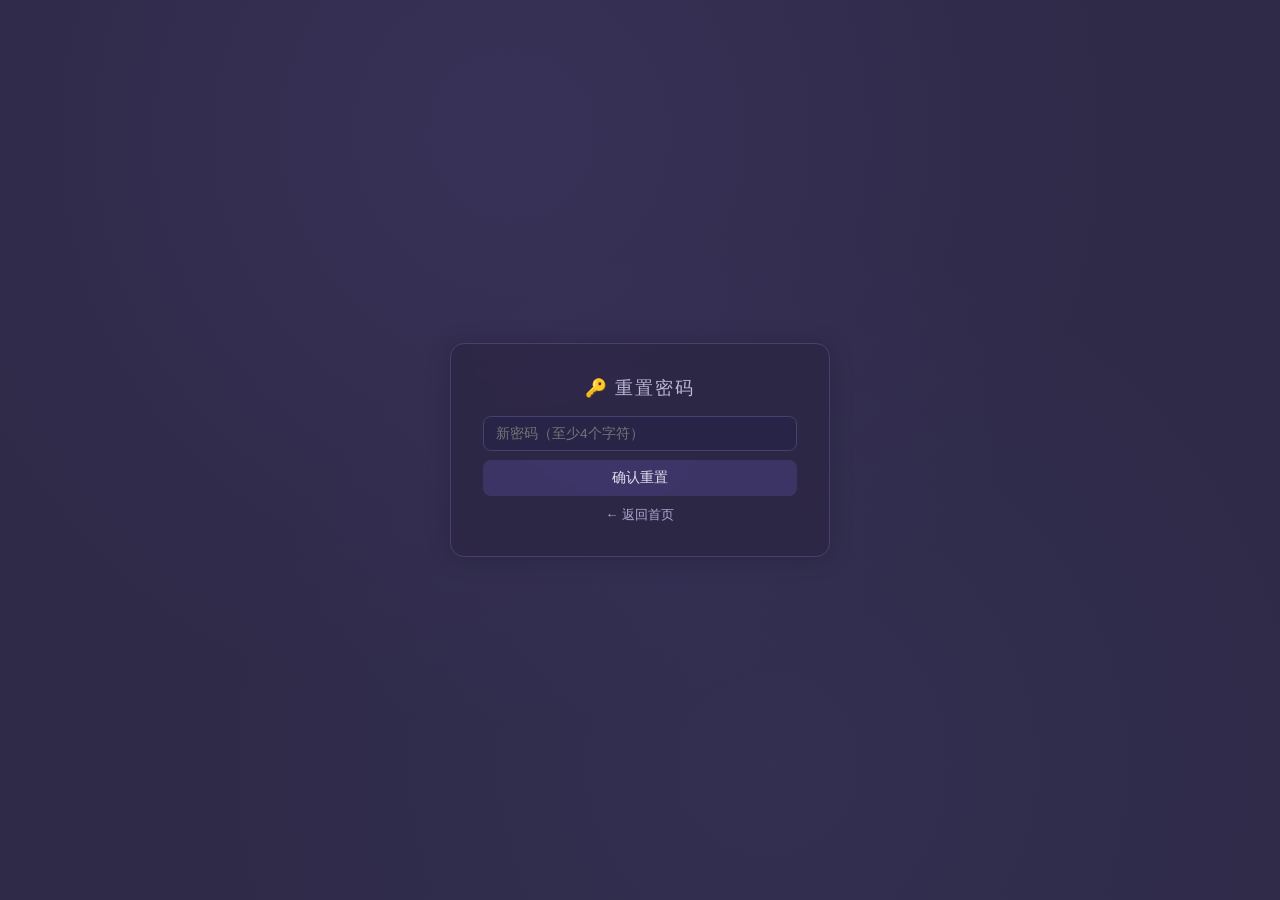
<file: reset_password.html>
<!DOCTYPE html>
<html lang="zh-CN">
<head>
<meta charset="utf-8">
<meta name="viewport" content="width=device-width, initial-scale=1.0">
<title>重置密码 - NewWorld</title>
<style>
*{margin:0;padding:0;box-sizing:border-box}
body{font-family:'Segoe UI','PingFang SC','Microsoft YaHei',sans-serif;background:#2f2a48;color:#e4e0f0;min-height:100vh;display:flex;align-items:center;justify-content:center;padding:1rem;background-image:radial-gradient(ellipse at 40% 15%,rgba(120,100,200,.12) 0%,transparent 55%),radial-gradient(ellipse at 60% 85%,rgba(90,110,190,.08) 0%,transparent 50%)}
.card{background:rgba(42,36,64,.6);border:1px solid #484070;border-radius:14px;padding:2rem;backdrop-filter:blur(10px);box-shadow:0 2px 24px rgba(0,0,0,.18);width:100%;max-width:380px;text-align:center}
.card h2{font-size:1.1rem;color:#c0b8d8;font-weight:400;letter-spacing:2px;margin-bottom:1rem}
input{width:100%;padding:.55rem .75rem;margin-bottom:.6rem;border:1px solid #484070;border-radius:8px;background:#282448;color:#e0dcf0;font-size:.85rem;outline:none}
input:focus{border-color:#6a6298}
.btn{width:100%;padding:.55rem;border:none;border-radius:8px;font-size:.85rem;cursor:pointer;background:rgba(75,65,130,.55);color:#e4e0f0;transition:.2s}
.btn:hover{background:rgba(85,75,150,.65)}
.error{color:#d07a7a;font-size:.75rem;display:none;margin-bottom:.4rem}
.success{color:#c8e0c8;font-size:.85rem;margin-bottom:.5rem}
a{color:#b0a8d0;text-decoration:none;font-size:.8rem;display:inline-block;margin-top:.7rem}
a:hover{color:#ddd8f0}
</style>
</head>
<body>
<div class="card">
  <h2>🔑 重置密码</h2>
  <div class="error" id="err"></div>
  <div id="form">
    <input id="pw" type="password" placeholder="新密码（至少4个字符）">
    <button class="btn" onclick="resetPw()">确认重置</button>
  </div>
  <div id="done" style="display:none">
    <div class="success">✅ 密码已重置，请重新登录</div>
    <a href="/">← 返回首页</a>
  </div>
  <a href="/">← 返回首页</a>
</div>
<script>
async function resetPw() {
  const params = new URLSearchParams(window.location.search);
  const token = params.get('token');
  if (!token) { document.getElementById('err').textContent='链接无效'; document.getElementById('err').style.display='block'; return; }
  const pw = document.getElementById('pw').value;
  if (pw.length < 4) { document.getElementById('err').textContent='密码至少4个字符'; document.getElementById('err').style.display='block'; return; }
  try {
    const r = await fetch('/api/reset_password', {method:'POST', headers:{'Content-Type':'application/json'}, body:JSON.stringify({token, new_password: pw})});
    const d = await r.json();
    if (d.ok) { document.getElementById('form').style.display='none'; document.getElementById('done').style.display='block'; document.getElementById('err').style.display='none'; }
    else { document.getElementById('err').textContent=d.error; document.getElementById('err').style.display='block'; }
  } catch(e) { document.getElementById('err').textContent='网络错误'; document.getElementById('err').style.display='block'; }
}
</script>
</body>
</html>
</file>
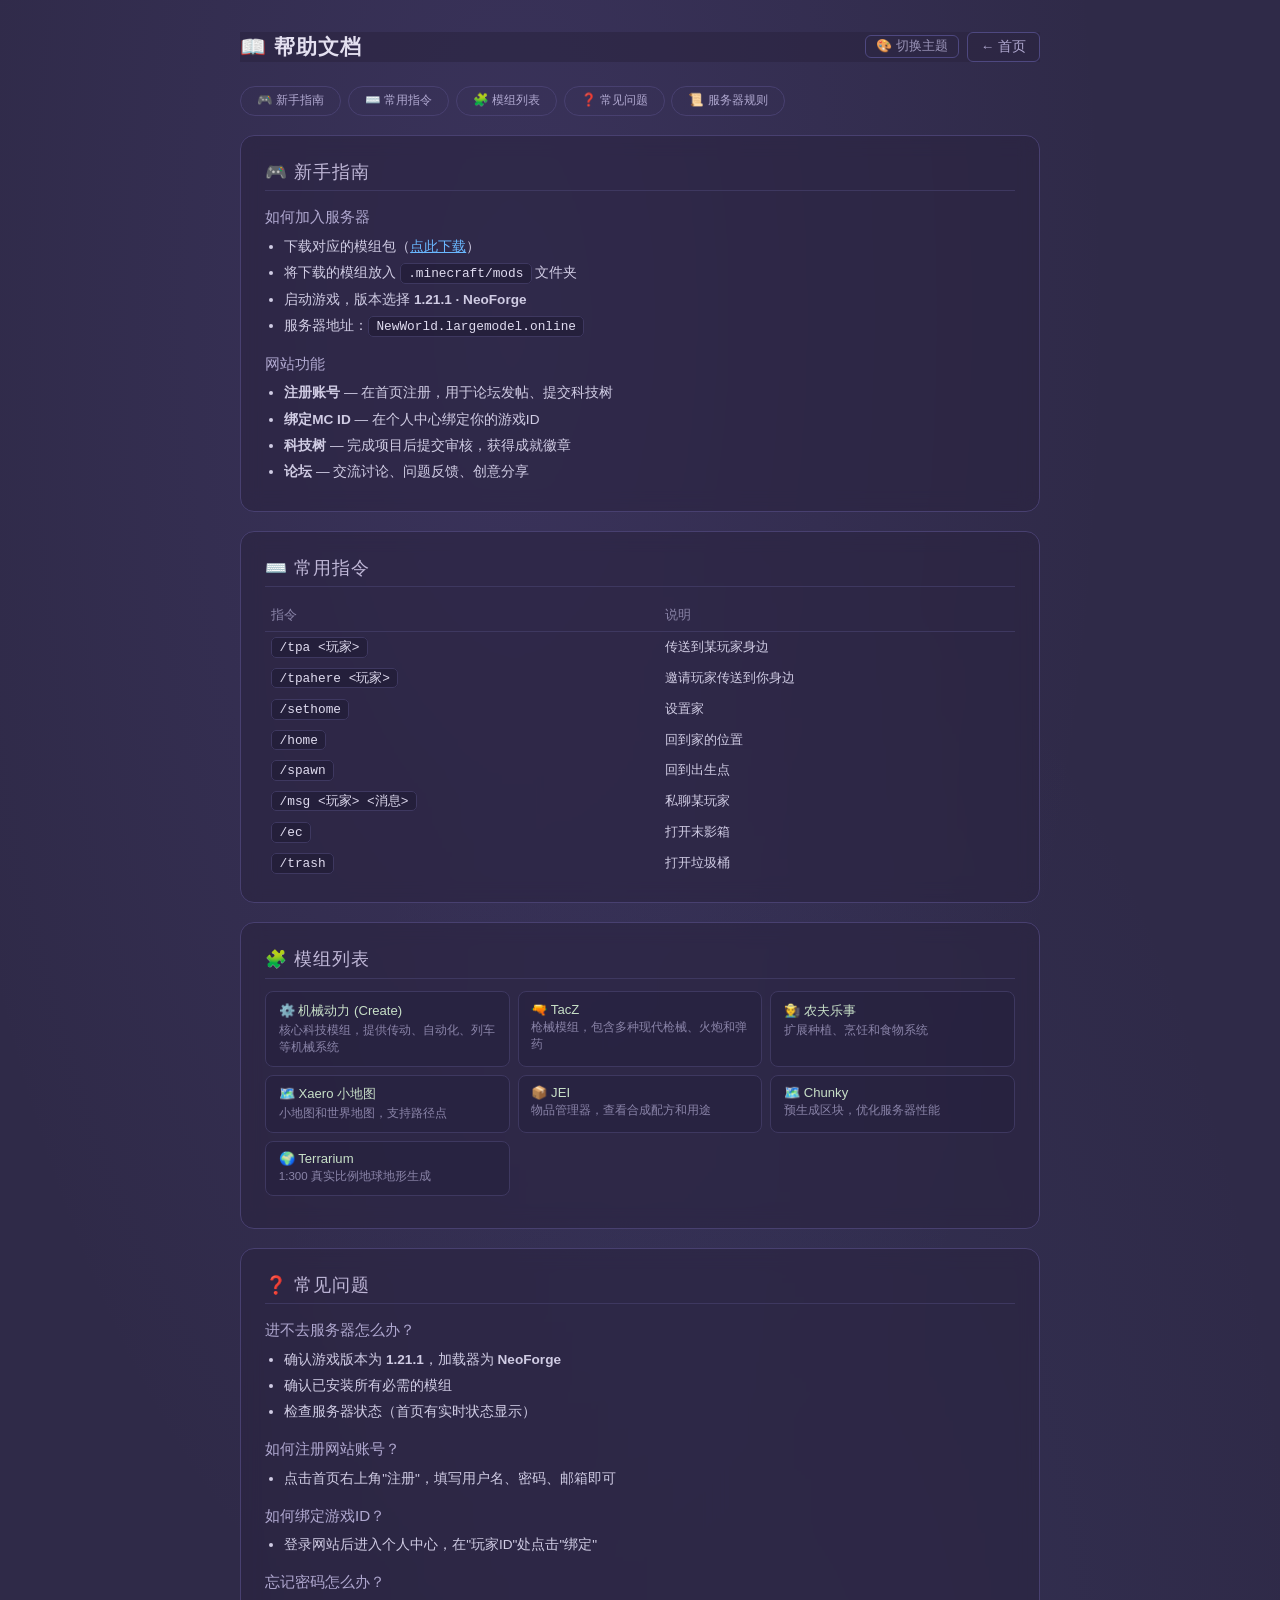
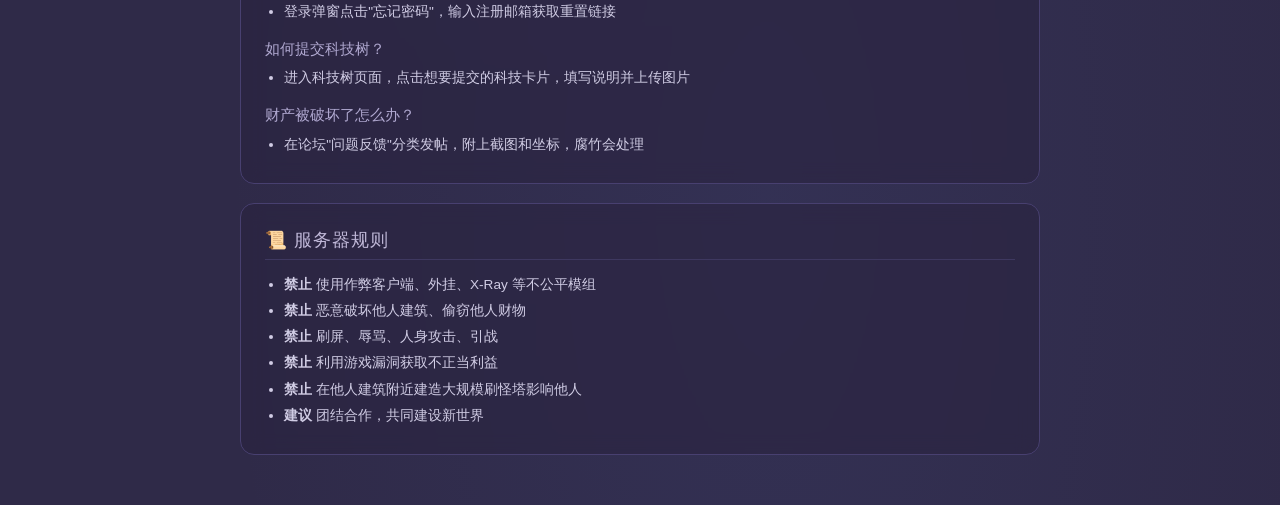
<file: wiki.html>
<!DOCTYPE html>
<html lang="zh-CN">
<head>
<meta charset="utf-8">
<meta name="viewport" content="width=device-width, initial-scale=1.0">
<title>帮助文档 - NewWorld</title>
<link rel="stylesheet" href="/common.css">
<script src="/common.js"></script>
<style>
*{margin:0;padding:0;box-sizing:border-box}
body{font-family:'Segoe UI','PingFang SC','Microsoft YaHei',sans-serif;background:#2f2a48;color:#e4e0f0;min-height:100vh;background-image:radial-gradient(ellipse at 40% 15%,rgba(120,100,200,.12) 0%,transparent 55%),radial-gradient(ellipse at 60% 85%,rgba(90,110,190,.08) 0%,transparent 50%);padding:2rem}
.container{max-width:800px;margin:0 auto}
.top-bar{display:flex;justify-content:space-between;align-items:center;flex-wrap:wrap;gap:.5rem;margin-bottom:1.5rem}
.top-bar h1{font-size:1.3rem;color:#e4e0f0;letter-spacing:1px}
.top-bar a{color:#b0a8d0;text-decoration:none;font-size:.85rem;padding:.3rem .8rem;border:1px solid #4e4880;border-radius:6px;transition:.2s}
.top-bar a:hover{background:rgba(90,70,160,.15)}
.toc{display:flex;gap:.4rem;flex-wrap:wrap;margin-bottom:1.2rem}
.toc a{padding:.35rem 1rem;border-radius:999px;font-size:.78rem;cursor:pointer;border:1px solid #484070;background:transparent;color:#b0a8d0;text-decoration:none;transition:.2s}
.toc a:hover,.toc a.active{background:rgba(75,65,130,.55);color:#e4e0f0;border-color:#686098}
.section{background:rgba(42,36,64,.6);border:1px solid #484070;border-radius:14px;padding:1.5rem;backdrop-filter:blur(10px);margin-bottom:1.2rem}
.section h2{font-size:1.1rem;color:#c0b8d8;font-weight:400;letter-spacing:1px;margin-bottom:.8rem;padding-bottom:.4rem;border-bottom:1px solid #3e3860}
.section h3{font-size:.95rem;color:#b0a8d0;font-weight:500;margin:1rem 0 .4rem}
.section p,.section li{font-size:.85rem;color:#d0cce4;line-height:1.7}
.section ul{padding-left:1.2rem}
.section li{margin-bottom:.2rem}
code{background:rgba(30,26,50,.55);padding:.12rem .45rem;border-radius:5px;font-size:.8rem;color:#e0dcf0;border:1px solid #3e3860;word-break:break-all}
pre{background:rgba(30,26,50,.55);border:1px solid #3e3860;border-radius:8px;padding:.8rem;overflow-x:auto;margin:.4rem 0}
pre code{background:none;border:none;padding:0;font-size:.8rem;line-height:1.5;word-break:normal}
.mod-grid{display:grid;grid-template-columns:repeat(auto-fill,minmax(200px,1fr));gap:.5rem;margin:.5rem 0}
.mod-item{background:rgba(34,28,56,.35);border:1px solid #3e3860;border-radius:8px;padding:.6rem .8rem}
.mod-item .name{font-size:.82rem;color:#c8e0c8;font-weight:500}
.mod-item .desc{font-size:.72rem;color:#8a84a8;margin-top:.1rem;line-height:1.5}
@media(max-width:480px){body{padding:1rem}.mod-grid{grid-template-columns:1fr}}
</style>
</head>
<body>
<div class="container">
  <div class="top-bar">
    <h1>📖 帮助文档</h1>
    <div style="display:flex;gap:.5rem;align-items:center">
      <span class="theme-switcher-wrap"></span>
      <a href="/">← 首页</a>
    </div>
  </div>

  <div class="toc">
    <a href="#guide">🎮 新手指南</a>
    <a href="#commands">⌨️ 常用指令</a>
    <a href="#mods">🧩 模组列表</a>
    <a href="#faq">❓ 常见问题</a>
    <a href="#rules">📜 服务器规则</a>
  </div>

  <div class="section" id="guide">
    <h2>🎮 新手指南</h2>
    <h3>如何加入服务器</h3>
    <ul>
      <li>下载对应的模组包（<a href="/mods" style="color:#6ab8ff">点此下载</a>）</li>
      <li>将下载的模组放入 <code>.minecraft/mods</code> 文件夹</li>
      <li>启动游戏，版本选择 <strong>1.21.1 · NeoForge</strong></li>
      <li>服务器地址：<code>NewWorld.largemodel.online</code></li>
    </ul>
    <h3>网站功能</h3>
    <ul>
      <li><strong>注册账号</strong> — 在首页注册，用于论坛发帖、提交科技树</li>
      <li><strong>绑定MC ID</strong> — 在个人中心绑定你的游戏ID</li>
      <li><strong>科技树</strong> — 完成项目后提交审核，获得成就徽章</li>
      <li><strong>论坛</strong> — 交流讨论、问题反馈、创意分享</li>
    </ul>
  </div>

  <div class="section" id="commands">
    <h2>⌨️ 常用指令</h2>
    <table style="width:100%;border-collapse:collapse;font-size:.82rem">
      <tr style="border-bottom:1px solid #3e3860"><th style="text-align:left;padding:.4rem;color:#8a84a8;font-weight:400">指令</th><th style="text-align:left;padding:.4rem;color:#8a84a8;font-weight:400">说明</th></tr>
      <tr><td style="padding:.4rem"><code>/tpa &lt;玩家&gt;</code></td><td style="padding:.4rem;color:#d0cce4">传送到某玩家身边</td></tr>
      <tr><td style="padding:.4rem"><code>/tpahere &lt;玩家&gt;</code></td><td style="padding:.4rem;color:#d0cce4">邀请玩家传送到你身边</td></tr>
      <tr><td style="padding:.4rem"><code>/sethome</code></td><td style="padding:.4rem;color:#d0cce4">设置家</td></tr>
      <tr><td style="padding:.4rem"><code>/home</code></td><td style="padding:.4rem;color:#d0cce4">回到家的位置</td></tr>
      <tr><td style="padding:.4rem"><code>/spawn</code></td><td style="padding:.4rem;color:#d0cce4">回到出生点</td></tr>
      <tr><td style="padding:.4rem"><code>/msg &lt;玩家&gt; &lt;消息&gt;</code></td><td style="padding:.4rem;color:#d0cce4">私聊某玩家</td></tr>
      <tr><td style="padding:.4rem"><code>/ec</code></td><td style="padding:.4rem;color:#d0cce4">打开末影箱</td></tr>
      <tr><td style="padding:.4rem"><code>/trash</code></td><td style="padding:.4rem;color:#d0cce4">打开垃圾桶</td></tr>
    </table>
  </div>

  <div class="section" id="mods">
    <h2>🧩 模组列表</h2>
    <div class="mod-grid">
      <div class="mod-item"><div class="name">⚙️ 机械动力 (Create)</div><div class="desc">核心科技模组，提供传动、自动化、列车等机械系统</div></div>
      <div class="mod-item"><div class="name">🔫 TacZ</div><div class="desc">枪械模组，包含多种现代枪械、火炮和弹药</div></div>
      <div class="mod-item"><div class="name">🧑‍🌾 农夫乐事</div><div class="desc">扩展种植、烹饪和食物系统</div></div>
      <div class="mod-item"><div class="name">🗺️ Xaero 小地图</div><div class="desc">小地图和世界地图，支持路径点</div></div>
      <div class="mod-item"><div class="name">📦 JEI</div><div class="desc">物品管理器，查看合成配方和用途</div></div>
      <div class="mod-item"><div class="name">🗺️ Chunky</div><div class="desc">预生成区块，优化服务器性能</div></div>
      <div class="mod-item"><div class="name">🌍 Terrarium</div><div class="desc">1:300 真实比例地球地形生成</div></div>
    </div>
  </div>

  <div class="section" id="faq">
    <h2>❓ 常见问题</h2>
    <h3>进不去服务器怎么办？</h3>
    <ul><li>确认游戏版本为 <strong>1.21.1</strong>，加载器为 <strong>NeoForge</strong></li><li>确认已安装所有必需的模组</li><li>检查服务器状态（首页有实时状态显示）</li></ul>
    <h3>如何注册网站账号？</h3>
    <ul><li>点击首页右上角"注册"，填写用户名、密码、邮箱即可</li></ul>
    <h3>如何绑定游戏ID？</h3>
    <ul><li>登录网站后进入个人中心，在"玩家ID"处点击"绑定"</li></ul>
    <h3>忘记密码怎么办？</h3>
    <ul><li>登录弹窗点击"忘记密码"，输入注册邮箱获取重置链接</li></ul>
    <h3>如何提交科技树？</h3>
    <ul><li>进入科技树页面，点击想要提交的科技卡片，填写说明并上传图片</li></ul>
    <h3>财产被破坏了怎么办？</h3>
    <ul><li>在论坛"问题反馈"分类发帖，附上截图和坐标，腐竹会处理</li></ul>
  </div>

  <div class="section" id="rules">
    <h2>📜 服务器规则</h2>
    <ul>
      <li><strong>禁止</strong> 使用作弊客户端、外挂、X-Ray 等不公平模组</li>
      <li><strong>禁止</strong> 恶意破坏他人建筑、偷窃他人财物</li>
      <li><strong>禁止</strong> 刷屏、辱骂、人身攻击、引战</li>
      <li><strong>禁止</strong> 利用游戏漏洞获取不正当利益</li>
      <li><strong>禁止</strong> 在他人建筑附近建造大规模刷怪塔影响他人</li>
      <li><strong>建议</strong> 团结合作，共同建设新世界</li>
    </ul>
  </div>

  <button class="back-top" id="backTop">↑</button>
</div>
<script>
initTheme(); initBackTop();
</script>
</body>
</html>
</file>
<file: common.css>
.lightbox-trigger{cursor:pointer;transition:opacity .2s}
.lightbox-trigger:hover{opacity:.8}
/* === Lightbox === */
.lightbox{display:none;position:fixed;inset:0;z-index:1000;background:rgba(0,0,0,.75);align-items:center;justify-content:center;padding:2rem;cursor:zoom-out;backdrop-filter:blur(8px)}
.lightbox.show{display:flex}
.lightbox img{max-width:95vw;max-height:95vh;object-fit:contain;border-radius:8px;box-shadow:0 8px 48px rgba(0,0,0,.5)}
.lightbox .close-lb{position:absolute;top:1rem;right:1.5rem;font-size:2rem;color:#fff;cursor:pointer;opacity:.7;transition:opacity .2s;background:none;border:none;z-index:1001}
.lightbox .close-lb:hover{opacity:1}

/* === Back to Top === */
.back-top{position:fixed;bottom:1.5rem;right:1.5rem;width:40px;height:40px;border-radius:50%;background:rgba(75,65,130,.55);border:1px solid #484070;color:#e4e0f0;font-size:1.2rem;cursor:pointer;transition:all .3s;opacity:0;visibility:hidden;z-index:500;display:flex;align-items:center;justify-content:center;backdrop-filter:blur(8px)}
.back-top.show{opacity:1;visibility:visible}
.back-top:hover{background:rgba(100,80,180,.15);border-color:#6a6298;transform:translateY(-3px)}

/* === Theme Switcher === */
.theme-switcher{position:relative;display:inline-block}
.theme-btn{cursor:pointer;font-size:.8rem;padding:4px 10px;border-radius:6px;border:1px solid #4e4880;background:transparent;color:#9a94b8;transition:.2s;line-height:1;white-space:nowrap}
.theme-btn:hover{background:rgba(100,80,180,.15);border-color:#6a6298}
.theme-menu{position:absolute;top:calc(100% + 6px);right:0;background:rgba(42,36,64,.96);border:1px solid #484070;border-radius:10px;padding:.3rem;backdrop-filter:blur(12px);box-shadow:0 8px 32px rgba(0,0,0,.3);opacity:0;visibility:hidden;transition:.2s;z-index:100;min-width:120px}
.theme-menu.show{opacity:1;visibility:visible}
.theme-opt{display:flex;align-items:center;gap:.4rem;padding:.3rem .6rem;border-radius:6px;cursor:pointer;font-size:.8rem;color:#9a94b8;transition:.1s;border:none;background:none;width:100%;text-align:left}
.theme-opt:hover{background:rgba(100,80,180,.15);color:#e4e0f0}
.theme-opt.active{color:#e4e0f0;background:rgba(75,65,130,.55)}
</file>
